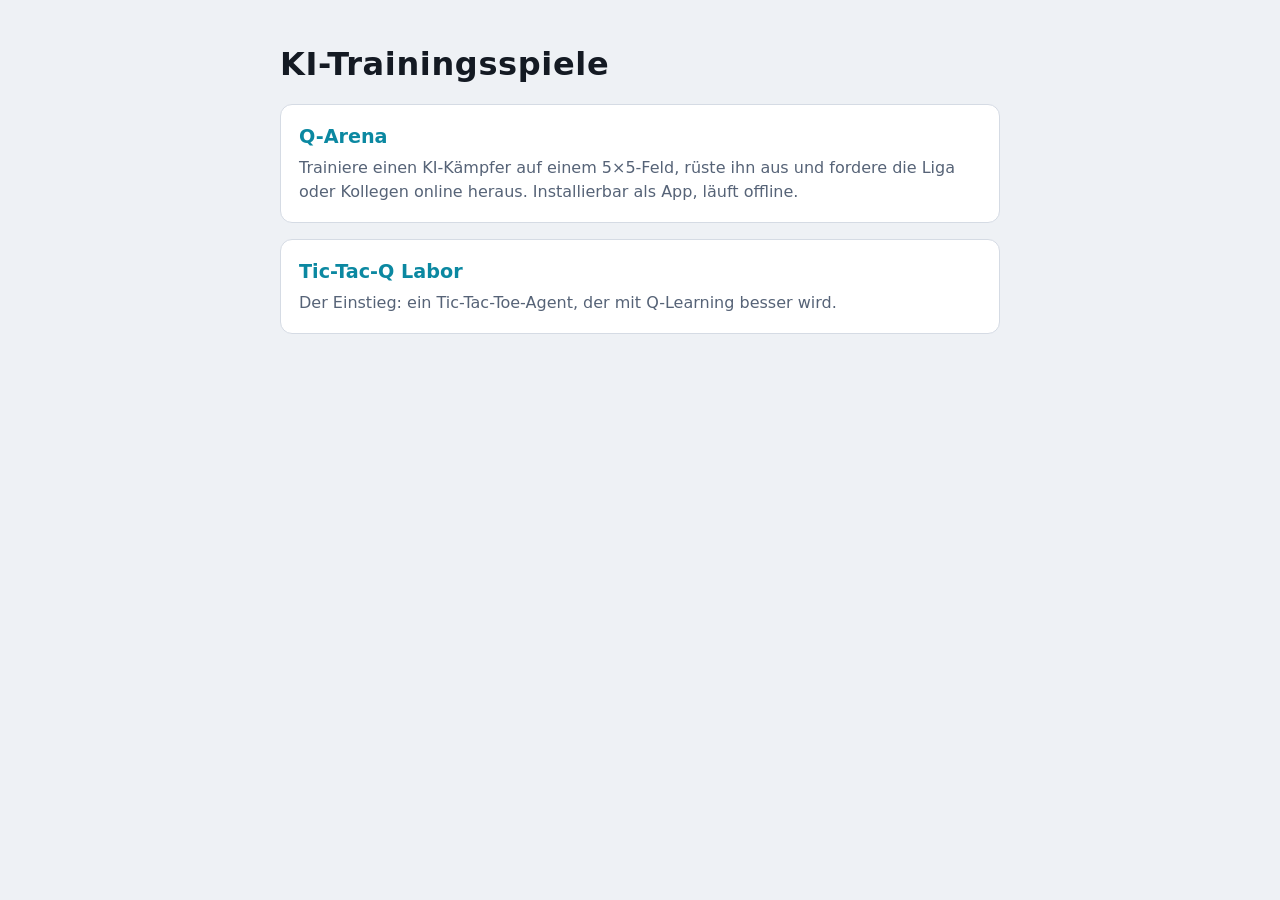
<file: index.html>
<!doctype html>
<html lang="de">
<head>
  <meta charset="utf-8">
  <meta name="viewport" content="width=device-width, initial-scale=1, viewport-fit=cover">
  <title>KI-Trainingsspiele</title>
  <meta name="theme-color" content="#0f1319">
  <style>
    :root { --bg: #0f1319; --surface: #171d26; --line: #2b3544; --ink: #e7ecf3; --muted: #94a0b2; --accent: #3fc1d9; color-scheme: dark; }
    @media (prefers-color-scheme: light) { :root { --bg: #eef1f5; --surface: #fff; --line: #d5dbe4; --ink: #141a23; --muted: #566377; --accent: #0b88a1; color-scheme: light; } }
    body { margin: 0; background: var(--bg); color: var(--ink); font: 16px/1.5 system-ui, "Segoe UI", Roboto, sans-serif; }
    main { max-width: 720px; margin: 0 auto; padding: 40px max(16px, env(safe-area-inset-right)) 40px max(16px, env(safe-area-inset-left)); display: flex; flex-direction: column; gap: 16px; }
    h1 { font-family: "Bahnschrift", system-ui, sans-serif; letter-spacing: .02em; margin: 0; }
    a.game { display: block; background: var(--surface); border: 1px solid var(--line); border-radius: 12px; padding: 18px; color: inherit; text-decoration: none; }
    a.game:hover, a.game:focus-visible { border-color: var(--accent); outline: none; }
    a.game b { font-size: 1.2rem; color: var(--accent); }
    p { margin: 4px 0 0; color: var(--muted); }
  </style>
</head>
<body>
  <main>
    <h1>KI-Trainingsspiele</h1>
    <a class="game" href="q-arena/"><b>Q-Arena</b><p>Trainiere einen KI-Kämpfer auf einem 5×5-Feld, rüste ihn aus und fordere die Liga oder Kollegen online heraus. Installierbar als App, läuft offline.</p></a>
    <a class="game" href="tic-tac-q.html"><b>Tic-Tac-Q Labor</b><p>Der Einstieg: ein Tic-Tac-Toe-Agent, der mit Q-Learning besser wird.</p></a>
  </main>
</body>
</html>
</file>
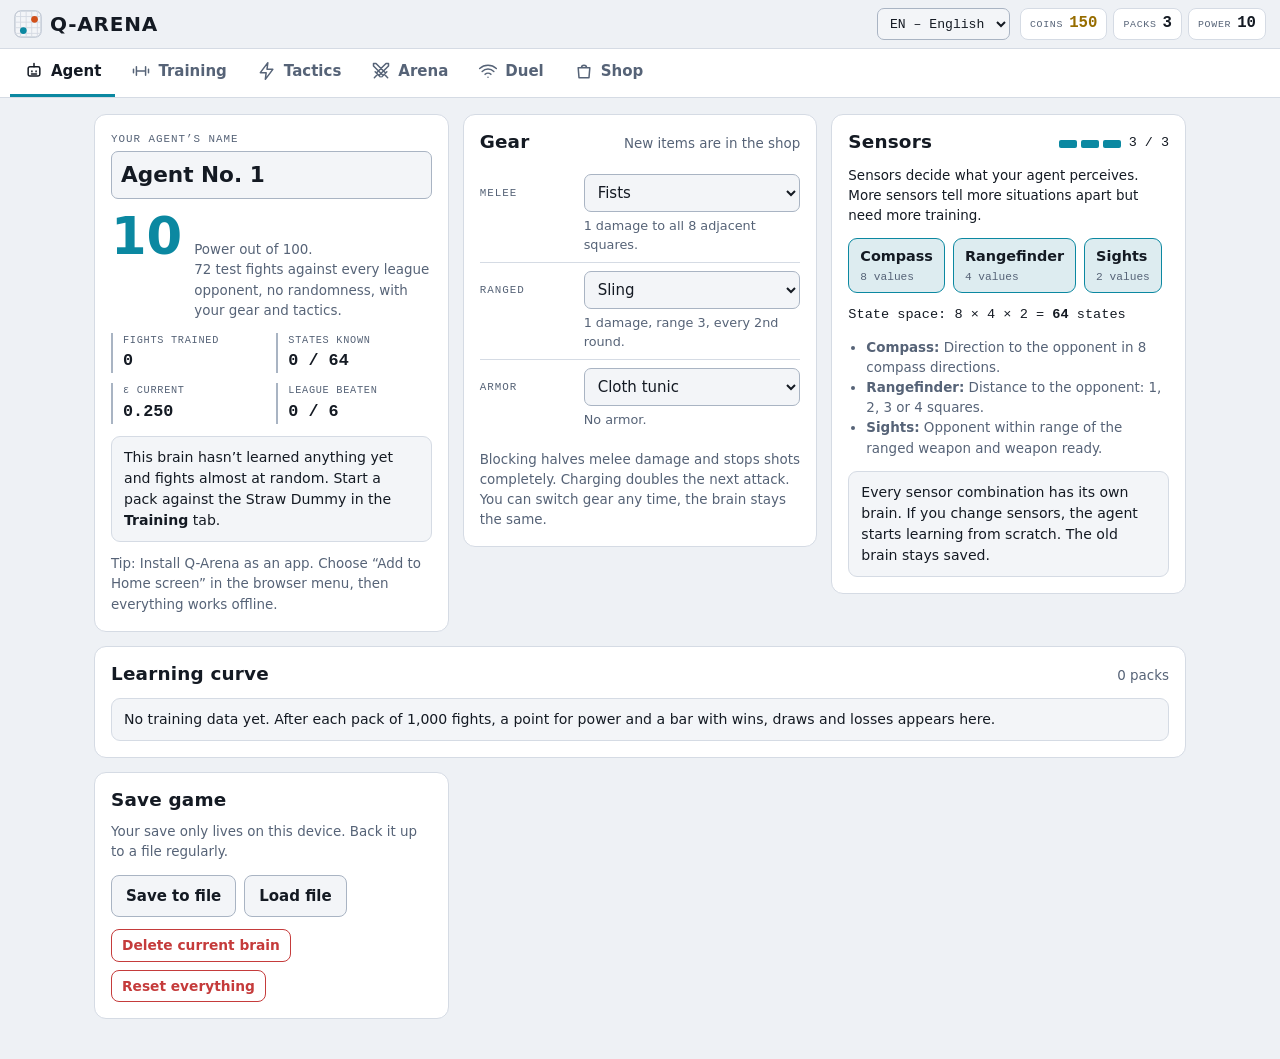
<file: src/index.html>
<!doctype html>
<html lang="de">
<head>
  <meta charset="utf-8">
  <meta name="viewport" content="width=device-width, initial-scale=1, viewport-fit=cover">
  <title>Q-Arena</title>
  <meta name="description" content="Trainiere deinen eigenen KI-Kämpfer mit Reinforcement Learning und schick ihn in die Arena.">
  <meta name="theme-color" content="#0f1319">
  <link rel="manifest" href="manifest.webmanifest">
  <link rel="icon" type="image/png" href="icons/icon-192.png">
  <link rel="apple-touch-icon" href="icons/apple-touch-icon.png">
  <meta name="mobile-web-app-capable" content="yes">
  <meta name="apple-mobile-web-app-capable" content="yes">
  <meta name="apple-mobile-web-app-title" content="Q-Arena">
  <meta name="apple-mobile-web-app-status-bar-style" content="black-translucent">
  <link rel="stylesheet" href="style.css">
</head>
<body>
  <header class="appbar">
    <div class="brand">
      <svg class="brand-mark" viewBox="0 0 30 30" aria-hidden="true"><rect x="1" y="1" width="28" height="28" rx="6" class="bm-bg"/><g class="bm-grid"><path d="M7 1v28M13 1v28M19 1v28M25 1v28M1 7h28M1 13h28M1 19h28M1 25h28"/></g><circle cx="10" cy="22" r="3.6" class="bm-me"/><circle cx="22" cy="10" r="3.6" class="bm-foe"/></svg>
      <span class="brand-name">Q-Arena</span>
    </div>
    <select id="langSel" class="langsel" aria-label="Sprache / Language"></select>
    <button class="btn sm" id="installBtn" hidden>Installieren</button>
    <div class="res" id="res"></div>
  </header>

  <nav class="tabbar" id="tabs" role="tablist" aria-label="Bereiche">
    <button role="tab" data-tab="agent"><svg viewBox="0 0 24 24" aria-hidden="true"><rect x="5" y="7" width="14" height="11" rx="2"/><path d="M12 3v4M9.5 12v1M14.5 12v1M9 15.5h6"/></svg><span>Agent</span></button>
    <button role="tab" data-tab="training"><svg viewBox="0 0 24 24" aria-hidden="true"><path d="M3 10v4M6.5 7v10M17.5 7v10M21 10v4M6.5 12h11"/></svg><span>Training</span></button>
    <button role="tab" data-tab="tactics"><svg viewBox="0 0 24 24" aria-hidden="true"><path d="M13 2 4 14h7l-1 8 9-12h-7z"/></svg><span>Taktiken</span></button>
    <button role="tab" data-tab="arena"><svg viewBox="0 0 24 24" aria-hidden="true"><path d="M14.5 17.5 3 6V3h3l11.5 11.5M13 19l6-6M16 16l4 4M9.5 17.5 21 6V3h-3L6.5 14.5M11 19l-6-6M8 16l-4 4"/></svg><span>Arena</span></button>
    <button role="tab" data-tab="duel"><svg viewBox="0 0 24 24" aria-hidden="true"><path d="M2 9a15 15 0 0 1 20 0M5 12.5a10 10 0 0 1 14 0M8.5 16a5 5 0 0 1 7 0M12 19.5v.01"/></svg><span>Duell</span></button>
    <button role="tab" data-tab="shop"><svg viewBox="0 0 24 24" aria-hidden="true"><path d="M5 8h14l-1 12H6zM9 8a3 3 0 0 1 6 0"/></svg><span>Shop</span></button>
  </nav>

  <main id="view" class="view"></main>

  <div id="battle" class="battle" hidden></div>
  <div id="toast" class="toast" role="status" aria-live="polite"></div>
  <div id="updateBar" class="updatebar" hidden><span id="updateText">Neue Version verfügbar.</span><button class="btn sm primary" id="updateBtn">Neu laden</button></div>
  <noscript><p class="noscript">Q-Arena braucht JavaScript. · Q-Arena needs JavaScript.</p></noscript>
  <script type="module" src="js/app.js"></script>
</body>
</html>
</file>
<file: src/style.css>
/* Layout: Kampf-Terminal im Taktikspiel-Look – Kopfleiste mit Ressourcen, Inhalt in Karten,
   auf dem Handy Tab-Leiste unten, Kampf als Vollbild-Ebene mit 5×5-Brett. Dunkel zuerst. */
:root {
  --bg: #0f1319; --surface: #171d26; --surface2: #1f2733; --line: #2b3544; --line-strong: #435064;
  --ink: #e7ecf3; --muted: #94a0b2; --me: #3fc1d9; --foe: #ff7a45; --good: #4ccb8d; --bad: #f06a6a; --gold: #e8b84a;
  --tile: #19202a; --tile2: #1c2430; --danger: rgba(240, 106, 106, .16);
  --f-display: "Bahnschrift", "DIN Alternate", "Segoe UI Variable Display", system-ui, sans-serif;
  --f-body: system-ui, "Segoe UI", Roboto, "Helvetica Neue", sans-serif;
  --f-mono: ui-monospace, "Cascadia Mono", "SF Mono", Consolas, monospace;
  --tabbar-h: 62px;
  color-scheme: dark;
}
@media (prefers-color-scheme: light) {
  :root {
    --bg: #eef1f5; --surface: #ffffff; --surface2: #f3f5f8; --line: #d5dbe4; --line-strong: #a9b4c3;
    --ink: #141a23; --muted: #566377; --me: #0b88a1; --foe: #d1501a; --good: #1d8a5a; --bad: #c53b3b; --gold: #976d00;
    --tile: #e4e9f0; --tile2: #dce2ea; --danger: rgba(197, 59, 59, .13);
    color-scheme: light;
  }
}
* { box-sizing: border-box; }
html, body { margin: 0; }
body {
  background: var(--bg); color: var(--ink); font: 15px/1.5 var(--f-body);
  min-height: 100vh; min-height: 100dvh; -webkit-tap-highlight-color: transparent;
}
h1, h2, h3, h4 { font-family: var(--f-display); margin: 0; line-height: 1.15; text-wrap: balance; letter-spacing: .01em; }
h2 { font-size: 1.15rem; font-weight: 700; }
h3 { font-size: 1rem; font-weight: 700; }
p { margin: 0; }
button, input, select, textarea { font: inherit; color: inherit; }
:focus-visible { outline: 2px solid var(--me); outline-offset: 2px; }
.mono { font-family: var(--f-mono); font-variant-numeric: tabular-nums; }
.muted { color: var(--muted); }
.small { font-size: .84rem; }
.eyebrow { font-family: var(--f-mono); font-size: .68rem; letter-spacing: .09em; text-transform: uppercase; color: var(--muted); }
[hidden] { display: none !important; }

/* Kopfleiste */
.appbar {
  position: sticky; top: 0; z-index: 20; display: flex; align-items: center; gap: 10px; flex-wrap: wrap;
  padding: calc(8px + env(safe-area-inset-top, 0px)) max(14px, env(safe-area-inset-right, 0px)) 8px max(14px, env(safe-area-inset-left, 0px));
  background: color-mix(in oklab, var(--bg) 88%, transparent); backdrop-filter: blur(8px); border-bottom: 1px solid var(--line);
}
.brand { display: flex; align-items: center; gap: 8px; margin-right: auto; }
.brand-mark { width: 28px; height: 28px; }
.bm-bg { fill: var(--surface2); stroke: var(--line-strong); }
.bm-grid path { stroke: var(--line); stroke-width: 1; }
.bm-me { fill: var(--me); } .bm-foe { fill: var(--foe); }
.brand-name { font-family: var(--f-display); font-weight: 700; font-size: 1.25rem; letter-spacing: .04em; text-transform: uppercase; }
.res { display: flex; gap: 6px; flex-wrap: wrap; }
.chip { display: flex; align-items: baseline; gap: 6px; background: var(--surface); border: 1px solid var(--line); border-radius: 8px; padding: 3px 9px; }
.chip .lbl { font-family: var(--f-mono); font-size: .62rem; letter-spacing: .07em; text-transform: uppercase; color: var(--muted); }
.chip b { font-family: var(--f-mono); font-variant-numeric: tabular-nums; font-size: .98rem; }
.chip.coin b { color: var(--gold); }
.langsel { min-height: 32px; padding: 3px 8px; font-size: .82rem; font-family: var(--f-mono); }
@media (max-width: 819px) { .res { order: 3; width: 100%; } }
.chip.bump { animation: bump .5s ease; }
@keyframes bump { 35% { transform: translateY(-3px); border-color: var(--gold); } }

/* Tabs */
.tabbar { display: flex; gap: 2px; background: var(--surface); border-bottom: 1px solid var(--line); padding: 0 max(10px, env(safe-area-inset-left, 0px)); overflow-x: auto; }
.tabbar button { flex: 0 0 auto; display: flex; align-items: center; gap: 7px; background: none; border: 0; padding: 11px 14px; color: var(--muted); cursor: pointer; border-bottom: 3px solid transparent; font-weight: 600; }
.tabbar svg { width: 20px; height: 20px; fill: none; stroke: currentColor; stroke-width: 1.8; stroke-linecap: round; stroke-linejoin: round; }
.tabbar button[aria-selected="true"] { color: var(--ink); border-bottom-color: var(--me); }
@media (max-width: 819px) {
  .tabbar {
    position: fixed; left: 0; right: 0; bottom: 0; z-index: 30; border-top: 1px solid var(--line); border-bottom: 0;
    padding: 0 env(safe-area-inset-right, 0px) env(safe-area-inset-bottom, 0px) env(safe-area-inset-left, 0px); overflow: visible;
  }
  .tabbar button { flex: 1 1 0; flex-direction: column; gap: 2px; padding: 8px 2px 7px; font-size: .68rem; border-bottom: 0; border-top: 3px solid transparent; min-width: 0; }
  .tabbar button[aria-selected="true"] { border-top-color: var(--me); }
  .view { padding-bottom: calc(var(--tabbar-h) + 24px + env(safe-area-inset-bottom, 0px)) !important; }
}

.view { max-width: 1120px; margin: 0 auto; padding-block: 16px 40px; padding-left: max(14px, env(safe-area-inset-left, 0px)); padding-right: max(14px, env(safe-area-inset-right, 0px)); }
.grid { display: grid; grid-template-columns: repeat(auto-fit, minmax(min(100%, 340px), 1fr)); gap: 14px; align-items: start; }
.grid .wide { grid-column: 1 / -1; }
.card { background: var(--surface); border: 1px solid var(--line); border-radius: 12px; padding: 16px; display: flex; flex-direction: column; gap: 12px; min-width: 0; }
.card > header { display: flex; justify-content: space-between; align-items: baseline; gap: 8px; flex-wrap: wrap; }
.stack { display: flex; flex-direction: column; gap: 10px; }
.row { display: flex; flex-wrap: wrap; gap: 8px; align-items: center; }
.note { background: var(--surface2); border: 1px solid var(--line); border-radius: 9px; padding: 10px 12px; font-size: .88rem; }
.note.ok { border-color: color-mix(in oklab, var(--good) 55%, var(--line)); }
.note.warn { border-color: color-mix(in oklab, var(--gold) 55%, var(--line)); }

/* Steuerelemente */
.btn { background: var(--surface2); border: 1px solid var(--line-strong); border-radius: 8px; padding: 9px 14px; cursor: pointer; font-weight: 600; min-height: 40px; }
.btn:hover:not(:disabled) { border-color: var(--ink); }
.btn:disabled { opacity: .42; cursor: not-allowed; }
.btn.primary { background: var(--me); border-color: var(--me); color: var(--bg); }
.btn.danger { background: transparent; color: var(--bad); border-color: var(--bad); }
.btn.sm { padding: 5px 10px; min-height: 32px; font-size: .86rem; }
.btn.icon { min-width: 36px; padding: 4px 8px; }
.seg { display: inline-flex; border: 1px solid var(--line-strong); border-radius: 8px; overflow: hidden; flex-wrap: wrap; }
.seg button { background: var(--surface); border: 0; border-right: 1px solid var(--line); padding: 7px 12px; cursor: pointer; min-height: 36px; }
.seg button:last-child { border-right: 0; }
.seg button[aria-pressed="true"] { background: var(--ink); color: var(--bg); font-weight: 600; }
select, input[type="text"], input[type="number"], textarea { background: var(--surface2); border: 1px solid var(--line-strong); border-radius: 7px; padding: 7px 9px; min-height: 38px; max-width: 100%; }
textarea { width: 100%; min-height: 96px; font-family: var(--f-mono); font-size: .76rem; resize: vertical; word-break: break-all; }
input[type="range"] { width: 100%; accent-color: var(--me); }
label.check { display: flex; gap: 9px; align-items: flex-start; cursor: pointer; }
label.check input { margin-top: 4px; accent-color: var(--me); width: 18px; height: 18px; flex: none; }
.name-input { font-family: var(--f-display); font-size: 1.35rem; font-weight: 700; width: 100%; }

/* Kennzahlen */
.power { display: flex; align-items: baseline; gap: 12px; }
.power b { font-family: var(--f-display); font-size: 3.2rem; line-height: 1; color: var(--me); font-variant-numeric: tabular-nums; }
.facts { display: grid; grid-template-columns: repeat(auto-fit, minmax(130px, 1fr)); gap: 10px; margin: 0; }
.facts div { border-left: 2px solid var(--line-strong); padding-left: 10px; }
.facts dt { font-family: var(--f-mono); font-size: .64rem; letter-spacing: .07em; text-transform: uppercase; color: var(--muted); }
.facts dd { margin: 0; font-family: var(--f-mono); font-size: 1.05rem; font-weight: 600; font-variant-numeric: tabular-nums; }

/* Ausrüstung, Sensoren */
.slot { display: grid; grid-template-columns: 92px 1fr; gap: 4px 12px; align-items: center; padding-block: 8px; border-top: 1px solid var(--line); }
.slot:first-of-type { border-top: 0; }
.slot select { width: 100%; }
.slot .desc { grid-column: 2; font-size: .8rem; color: var(--muted); }
.chips { display: flex; flex-wrap: wrap; gap: 8px; }
.sensor { border: 1px solid var(--line-strong); border-radius: 9px; background: var(--surface2); padding: 7px 11px; cursor: pointer; text-align: left; display: flex; flex-direction: column; gap: 1px; min-height: 44px; }
.sensor b { font-weight: 600; font-size: .9rem; }
.sensor span { font-family: var(--f-mono); font-size: .7rem; color: var(--muted); }
.sensor[aria-pressed="true"] { border-color: var(--me); background: color-mix(in oklab, var(--me) 16%, var(--surface)); }
.slotbar { display: flex; gap: 4px; }
.slotbar i { width: 18px; height: 8px; border-radius: 2px; background: var(--line); display: block; }
.slotbar i.on { background: var(--me); }
.space { font-family: var(--f-mono); font-size: .85rem; }
.brains { display: flex; flex-direction: column; gap: 6px; }
.brains .row { justify-content: space-between; border-top: 1px dashed var(--line); padding-top: 6px; }

/* Parameter */
.params { display: grid; grid-template-columns: repeat(auto-fit, minmax(min(100%, 210px), 1fr)); gap: 12px 18px; }
.param .ph { display: flex; justify-content: space-between; gap: 8px; align-items: baseline; }
.param label { font-weight: 600; font-size: .88rem; }
.param output { font-family: var(--f-mono); font-variant-numeric: tabular-nums; color: var(--me); font-weight: 600; font-size: .86rem; }
.param .hint { font-size: .76rem; color: var(--muted); line-height: 1.4; }
.group-title { grid-column: 1 / -1; padding-top: 8px; border-top: 1px dashed var(--line); font-size: .9rem; }
.modes { display: grid; grid-template-columns: repeat(auto-fit, minmax(min(100%, 150px), 1fr)); gap: 8px; }
.mode { border: 1px solid var(--line-strong); border-radius: 10px; background: var(--surface2); padding: 10px 12px; cursor: pointer; text-align: left; display: flex; flex-direction: column; gap: 3px; }
.mode b { font-family: var(--f-display); font-size: 1rem; }
.mode span { font-size: .8rem; color: var(--muted); line-height: 1.35; }
.mode[aria-pressed="true"] { border-color: var(--me); box-shadow: inset 0 0 0 1px var(--me); }
.progress { height: 10px; border-radius: 5px; background: var(--surface2); border: 1px solid var(--line); overflow: hidden; }
.progress > i { display: block; height: 100%; width: 0; background: var(--me); transition: width .12s linear; }
.tally { display: flex; gap: 14px; flex-wrap: wrap; font-family: var(--f-mono); font-size: .86rem; }
.tally .w { color: var(--good); } .tally .l { color: var(--bad); } .tally .d { color: var(--muted); }

/* Liga */
.bots { display: grid; grid-template-columns: repeat(auto-fit, minmax(min(100%, 250px), 1fr)); gap: 10px; }
.bot { border: 1px solid var(--line-strong); border-radius: 10px; background: var(--surface2); padding: 12px; text-align: left; cursor: pointer; display: grid; grid-template-columns: 46px 1fr; gap: 3px 12px; }
.bot[aria-pressed="true"] { border-color: var(--me); box-shadow: inset 0 0 0 1px var(--me); }
.bot.locked { opacity: .5; cursor: not-allowed; }
.avatar { grid-row: span 4; width: 46px; height: 46px; border-radius: 50%; display: grid; place-items: center; font-family: var(--f-display); font-weight: 700; background: var(--foe); color: var(--bg); font-size: 1.05rem; }
.bot .nm { font-family: var(--f-display); font-weight: 700; }
.bot .tg { font-size: .8rem; color: var(--muted); line-height: 1.35; }
.bot .gear, .bot .rw { font-family: var(--f-mono); font-size: .72rem; }
.lvl { font-family: var(--f-mono); font-size: .68rem; color: var(--muted); margin-left: 6px; }

/* Taktiken */
.rule { border: 1px solid var(--line-strong); border-radius: 11px; background: var(--surface); }
.rule.off { opacity: .62; }
.rule-head { display: flex; flex-wrap: wrap; gap: 8px; align-items: center; padding: 9px 12px; background: var(--surface2); border-bottom: 1px solid var(--line); border-radius: 11px 11px 0 0; }
.rule-head input[type="text"] { flex: 1 1 150px; min-width: 0; font-family: var(--f-display); font-weight: 700; }
.prio { font-family: var(--f-mono); font-weight: 700; background: var(--ink); color: var(--bg); border-radius: 5px; padding: 0 8px; }
.rule-body { display: grid; grid-template-columns: repeat(auto-fit, minmax(min(100%, 260px), 1fr)); gap: 14px; padding: 12px; }
.cond { display: flex; flex-wrap: wrap; gap: 6px; align-items: center; }
.cond input[type="number"] { width: 76px; }
.cond select[data-tac="ctype"] { flex: 1 1 100%; }
.cond { padding-bottom: 8px; border-bottom: 1px dashed var(--line); }

/* Shop */
.shopgrid { display: grid; grid-template-columns: repeat(auto-fit, minmax(min(100%, 230px), 1fr)); gap: 10px; }
.item { border: 1px solid var(--line-strong); border-radius: 10px; background: var(--surface2); padding: 12px; display: flex; flex-direction: column; gap: 6px; }
.item.owned { border-style: dashed; }
.item .kind { font-family: var(--f-mono); font-size: .66rem; letter-spacing: .08em; text-transform: uppercase; color: var(--muted); }
.price { font-family: var(--f-mono); font-weight: 700; color: var(--gold); }

/* Lernkurve */
.chart { position: relative; }
.chart svg { width: 100%; height: auto; display: block; overflow: visible; touch-action: pan-y; }
.chart .ax { fill: var(--muted); font-family: var(--f-mono); font-size: 10px; }
.chart .gl { stroke: var(--line); stroke-width: 1; }
.chart .ln { fill: none; stroke: var(--me); stroke-width: 2; stroke-linejoin: round; }
.chart .ar { fill: var(--me); opacity: .1; }
.chart .cross { stroke: var(--line-strong); stroke-dasharray: 3 3; }
.tip { position: absolute; pointer-events: none; z-index: 3; background: var(--surface); border: 1px solid var(--line-strong); border-radius: 8px; padding: 7px 10px; font-size: .78rem; white-space: nowrap; box-shadow: 0 6px 18px rgba(0, 0, 0, .25); }
.legend { display: flex; flex-wrap: wrap; gap: 12px; font-size: .78rem; color: var(--muted); }
.sw { display: inline-block; width: 11px; height: 11px; border-radius: 3px; vertical-align: -1px; margin-right: 4px; }
.tablewrap { overflow-x: auto; }
table { border-collapse: collapse; width: 100%; font-size: .78rem; }
th, td { text-align: right; padding: 4px 8px; border-bottom: 1px solid var(--line); font-family: var(--f-mono); font-variant-numeric: tabular-nums; white-space: nowrap; }
th:nth-child(-n+2), td:nth-child(-n+2) { text-align: left; }
details summary { cursor: pointer; color: var(--muted); font-size: .85rem; }

/* Kampf-Ebene */
.battle {
  position: fixed; inset: 0; z-index: 60; background: var(--bg); overflow-y: auto; overscroll-behavior: contain;
  padding: calc(10px + env(safe-area-inset-top, 0px)) max(12px, env(safe-area-inset-right, 0px)) calc(16px + env(safe-area-inset-bottom, 0px)) max(12px, env(safe-area-inset-left, 0px));
}
.b-wrap { max-width: 1000px; margin: 0 auto; display: flex; flex-direction: column; gap: 10px; }
.b-top { display: flex; align-items: center; gap: 10px; }
.b-top .title { flex: 1; min-width: 0; }
.b-top .title b { font-family: var(--f-display); display: block; white-space: nowrap; overflow: hidden; text-overflow: ellipsis; }
.b-score { font-family: var(--f-mono); font-size: 1.5rem; font-weight: 700; font-variant-numeric: tabular-nums; }
.b-main { display: grid; grid-template-columns: minmax(0, 470px) minmax(0, 1fr); gap: 16px; align-items: start; }
@media (max-width: 760px) { .b-main { grid-template-columns: 1fr; } }
.fighters { display: grid; grid-template-columns: 1fr 1fr; gap: 8px; }
.fcard { background: var(--surface); border: 1px solid var(--line); border-radius: 10px; padding: 8px 10px; display: flex; flex-direction: column; gap: 4px; min-width: 0; }
.fcard .nm { font-family: var(--f-display); font-weight: 700; white-space: nowrap; overflow: hidden; text-overflow: ellipsis; }
.fcard.me .nm { color: var(--me); } .fcard.foe .nm { color: var(--foe); }
.hpbar { height: 9px; border-radius: 5px; background: var(--surface2); overflow: hidden; border: 1px solid var(--line); }
.hpbar i { display: block; height: 100%; transition: width .3s ease; }
.fcard.me .hpbar i { background: var(--me); } .fcard.foe .hpbar i { background: var(--foe); }
.fcard .st { display: flex; flex-wrap: wrap; gap: 4px; min-height: 20px; }
.tag { font-family: var(--f-mono); font-size: .66rem; border: 1px solid var(--line-strong); border-radius: 10px; padding: 0 7px; color: var(--muted); }
.tag.hot { color: var(--gold); border-color: var(--gold); }
.tag.bad { color: var(--bad); border-color: var(--bad); }

.board { position: relative; width: 100%; aspect-ratio: 1; max-width: 100%; border-radius: 12px; background: var(--line); padding: 4px; touch-action: manipulation; }
.tiles { position: absolute; inset: 4px; display: grid; grid-template-columns: repeat(5, 1fr); gap: 3px; }
.tiles i { border-radius: 6px; background: var(--tile); display: block; }
.tiles i:nth-child(even) { background: var(--tile2); }
.tiles i.danger { background: color-mix(in oklab, var(--bad) 18%, var(--tile)); }
.layer { position: absolute; inset: 4px; pointer-events: none; }
.token {
  position: absolute; width: 20%; height: 20%; left: calc(var(--x) * 20%); top: calc(var(--y) * 20%);
  display: grid; place-items: center; transition: left .26s ease, top .26s ease;
}
.token .body { width: 68%; height: 68%; border-radius: 50%; background: var(--c); display: grid; place-items: center; color: var(--bg); font-family: var(--f-display); font-weight: 700; font-size: clamp(.9rem, 4vw, 1.4rem); box-shadow: 0 0 0 3px color-mix(in oklab, var(--c) 35%, transparent); position: relative; }
.token.me { --c: var(--me); } .token.foe { --c: var(--foe); }
.token.charged .body { box-shadow: 0 0 0 3px var(--gold), 0 0 18px var(--gold); }
.token.rooted .body::after { content: ""; position: absolute; inset: -6px; border-radius: 50%; border: 2px dashed var(--muted); }
.token.blocking .body::before { content: ""; position: absolute; inset: -9px; border-radius: 50%; border: 3px solid var(--ink); opacity: .75; }
.token.dead .body { opacity: .3; filter: grayscale(1); }
.token.bump { animation: shake .25s; }
@keyframes shake { 30% { transform: translateX(-4%); } 70% { transform: translateX(4%); } }
.fx { position: absolute; transform: translate(-50%, -50%); pointer-events: none; }
.fx.dmg { font-family: var(--f-display); font-weight: 700; font-size: clamp(1rem, 5vw, 1.6rem); color: var(--bad); text-shadow: 0 1px 0 var(--bg); animation: floatup .9s ease forwards; }
.fx.txt { font-family: var(--f-mono); font-size: .72rem; color: var(--muted); background: var(--surface); border-radius: 5px; padding: 0 5px; animation: floatup .9s ease forwards; white-space: nowrap; }
.fx.slash { width: 15%; height: 15%; border-radius: 50%; border-top: 4px solid var(--c); border-right: 4px solid var(--c); animation: slash .35s ease forwards; }
.fx.shot { width: 3.2%; height: 3.2%; border-radius: 50%; background: var(--c); box-shadow: 0 0 10px var(--c); }
.fx.ring { width: 14%; height: 14%; border-radius: 50%; border: 3px solid var(--c); animation: ring .5s ease forwards; }
@keyframes floatup { from { opacity: 1; margin-top: 0; } to { opacity: 0; margin-top: -8%; } }
@keyframes slash { from { opacity: 1; transform: translate(-50%, -50%) rotate(-60deg) scale(.6); } to { opacity: 0; transform: translate(-50%, -50%) rotate(80deg) scale(1.2); } }
@keyframes ring { from { opacity: 1; transform: translate(-50%, -50%) scale(.5); } to { opacity: 0; transform: translate(-50%, -50%) scale(1.6); } }

.pad { display: grid; grid-template-columns: repeat(3, minmax(52px, 1fr)) 10px repeat(2, minmax(84px, 1.4fr)); grid-template-rows: repeat(3, 52px); gap: 6px; }
.pad button { border: 1px solid var(--line-strong); background: var(--surface2); border-radius: 10px; cursor: pointer; font-weight: 600; font-size: .84rem; padding: 2px; line-height: 1.15; }
.pad button:disabled { opacity: .3; cursor: not-allowed; }
.pad button:not(:disabled):active { transform: scale(.96); }
.pad .arrow { font-size: 1.3rem; }
.pad .act { grid-column: span 1; }
.pad .act small { display: block; font-weight: 400; font-size: .68rem; color: var(--muted); }
.pad .waiting { grid-column: 1 / -1; grid-row: 1 / -1; display: grid; place-items: center; color: var(--muted); border: 1px dashed var(--line-strong); border-radius: 10px; }
.qlist { display: flex; flex-direction: column; gap: 3px; }
.qrow { display: grid; grid-template-columns: 82px 1fr 52px; gap: 8px; align-items: center; font-size: .78rem; }
.qrow.illegal { opacity: .35; }
.qrow.pick { font-weight: 700; }
.qrow .bar { position: relative; height: 10px; background: var(--surface2); border-radius: 3px; }
.qrow .bar::before { content: ""; position: absolute; left: 50%; top: -2px; bottom: -2px; width: 1px; background: var(--line-strong); }
.qrow .bar i { position: absolute; top: 0; bottom: 0; border-radius: 2px; }
.qrow .v { font-family: var(--f-mono); text-align: right; font-variant-numeric: tabular-nums; }
.pill { display: inline-flex; gap: 6px; align-items: center; font-family: var(--f-mono); font-size: .72rem; border: 1px solid var(--line-strong); border-radius: 20px; padding: 1px 9px; }
.pill.q { border-color: var(--me); color: var(--me); }
.pill.tac { border-color: var(--gold); color: var(--gold); }
.pill.explore { border-style: dashed; }
.log { list-style: none; margin: 0; padding: 0; font-family: var(--f-mono); font-size: .74rem; display: flex; flex-direction: column; gap: 2px; max-height: 150px; overflow-y: auto; }
.log .m { color: var(--me); } .log .f { color: var(--foe); }
.result { border-top: 1px dashed var(--line); padding-top: 10px; display: flex; flex-direction: column; gap: 8px; }
.result h3 { font-size: 1.35rem; }
.replay { display: flex; gap: 8px; align-items: center; }
.replay input { flex: 1; }

.codebox { font-family: var(--f-mono); font-size: .72rem; word-break: break-all; }
.qrwrap { margin: 0; display: flex; flex-direction: column; align-items: flex-start; gap: 4px; }
.qr { width: min(100%, 300px); height: auto; aspect-ratio: 1; image-rendering: pixelated; border-radius: 8px; background: #fff; }
.scanner {
  position: fixed; inset: 0; z-index: 100; background: rgba(0, 0, 0, .92); color: #fff; display: flex; flex-direction: column; align-items: center; justify-content: center; gap: 14px;
  padding: calc(16px + env(safe-area-inset-top, 0px)) max(16px, env(safe-area-inset-right, 0px)) calc(16px + env(safe-area-inset-bottom, 0px)) max(16px, env(safe-area-inset-left, 0px)); text-align: center;
}
.scanbox { position: relative; width: min(100%, 420px); aspect-ratio: 1; border-radius: 14px; overflow: hidden; background: #000; }
.scanbox video { width: 100%; height: 100%; object-fit: cover; }
.scanframe { position: absolute; inset: 14%; border: 3px solid #3fc1d9; border-radius: 12px; box-shadow: 0 0 0 999px rgba(0, 0, 0, .35); }
.steps { display: flex; flex-direction: column; gap: 14px; counter-reset: st; }
.steps > div { display: flex; flex-direction: column; gap: 8px; padding-left: 34px; position: relative; }
.steps > div::before { counter-increment: st; content: counter(st); position: absolute; left: 0; top: 0; width: 24px; height: 24px; border-radius: 50%; background: var(--surface2); border: 1px solid var(--line-strong); display: grid; place-items: center; font-family: var(--f-mono); font-size: .8rem; }
.dot { display: inline-block; width: 9px; height: 9px; border-radius: 50%; background: var(--muted); margin-right: 6px; }
.dot.on { background: var(--good); } .dot.wait { background: var(--gold); } .dot.err { background: var(--bad); }

.toast { position: fixed; left: 50%; bottom: calc(var(--tabbar-h) + 20px + env(safe-area-inset-bottom, 0px)); transform: translate(-50%, 16px); background: var(--ink); color: var(--bg); padding: 10px 16px; border-radius: 9px; opacity: 0; transition: .25s; pointer-events: none; z-index: 90; max-width: calc(100% - 32px); font-size: .9rem; }
.toast.show { opacity: 1; transform: translate(-50%, 0); }
.updatebar { position: fixed; left: 50%; top: calc(64px + env(safe-area-inset-top, 0px)); transform: translateX(-50%); z-index: 80; background: var(--surface); border: 1px solid var(--me); border-radius: 10px; padding: 8px 10px 8px 14px; display: flex; gap: 12px; align-items: center; box-shadow: 0 8px 24px rgba(0, 0, 0, .3); }
.noscript { padding: 20px; }

@media (prefers-reduced-motion: reduce) {
  .token { transition: none; }
  .fx, .chip.bump, .token.bump { animation-duration: .01s !important; }
}
</file>
